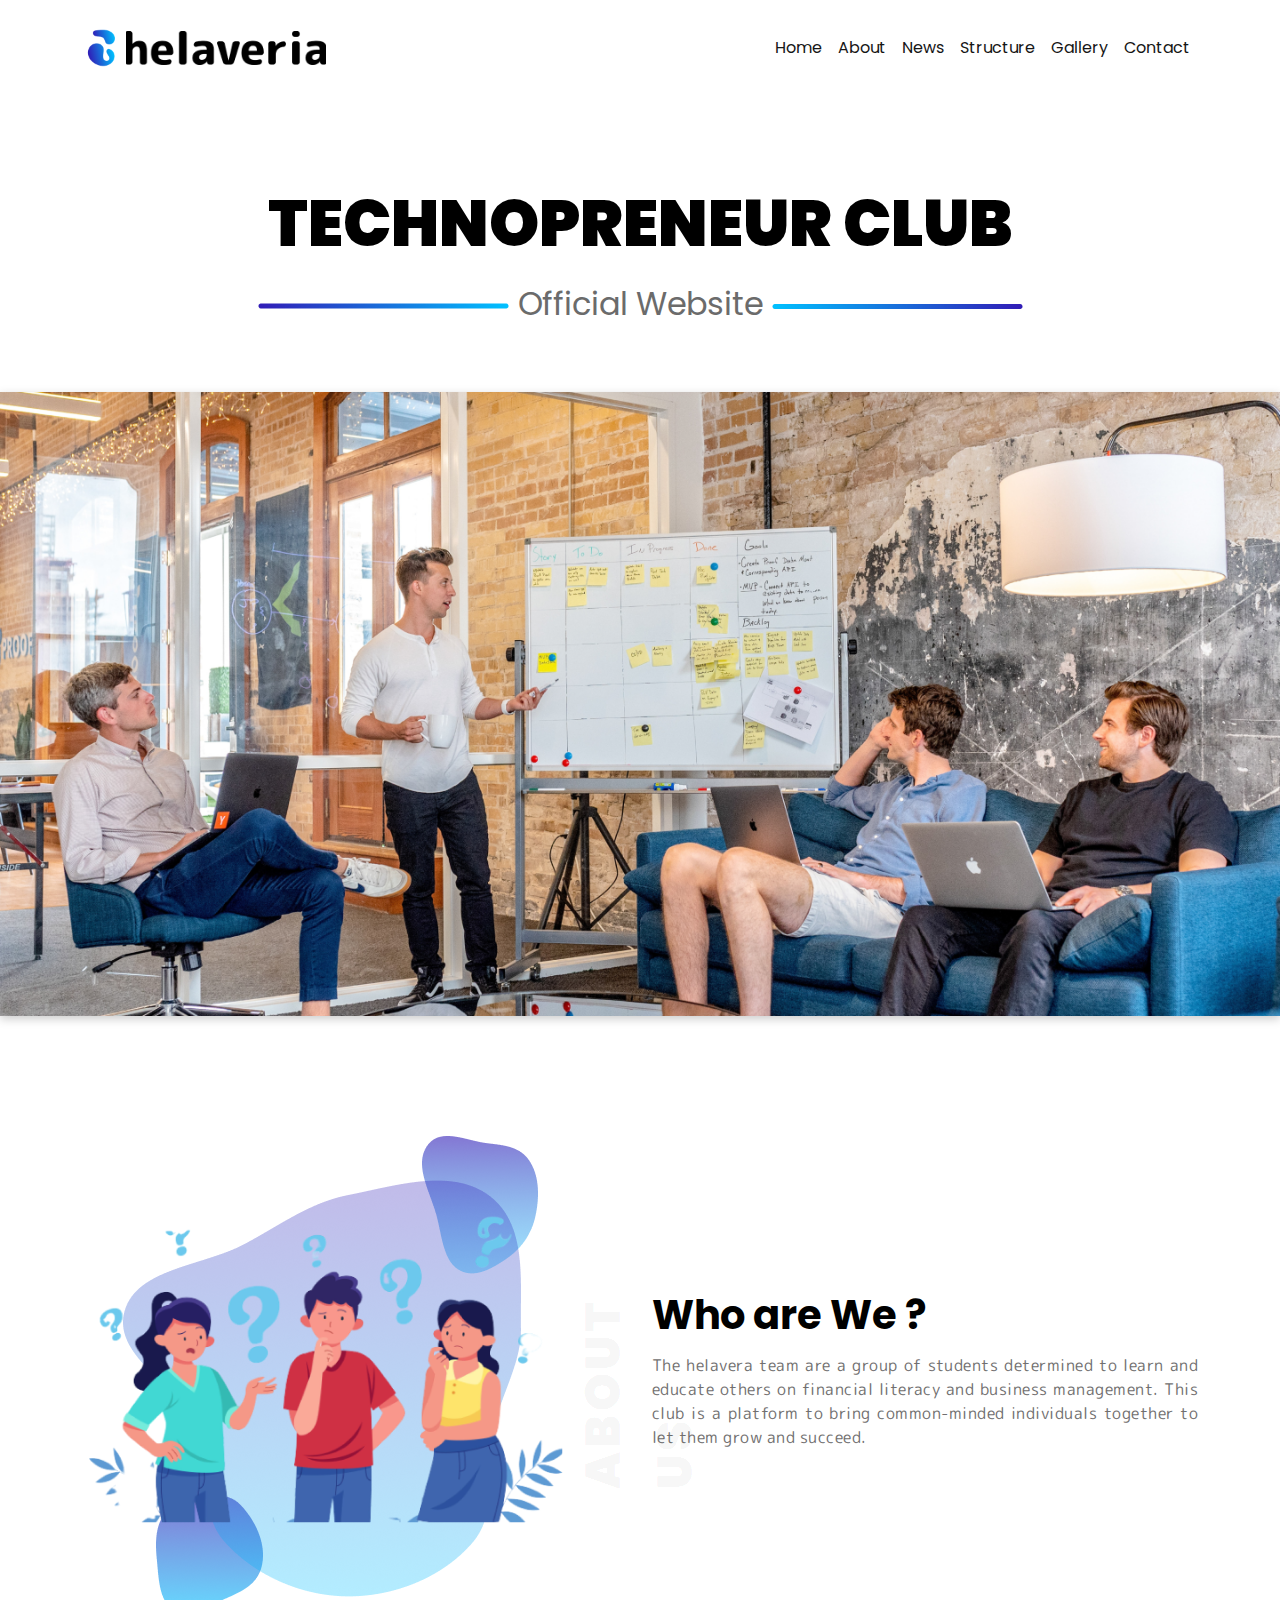
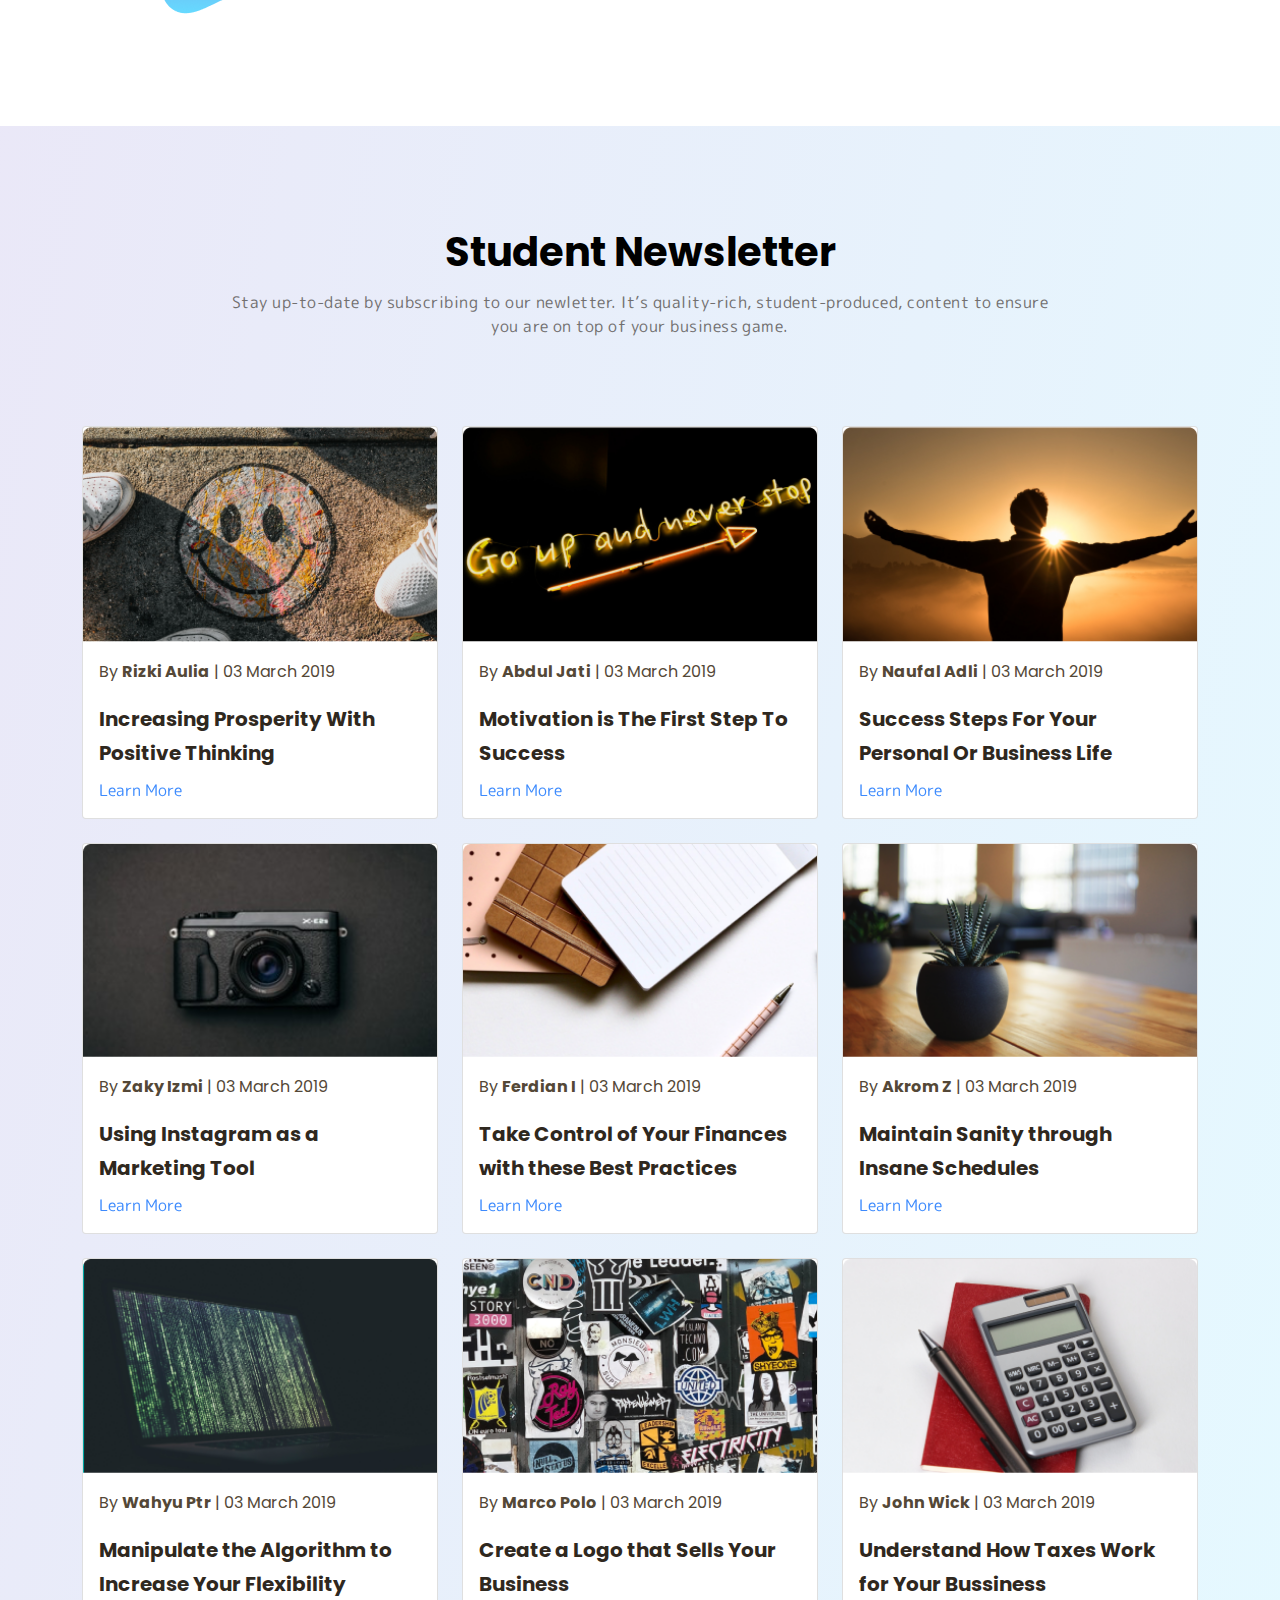
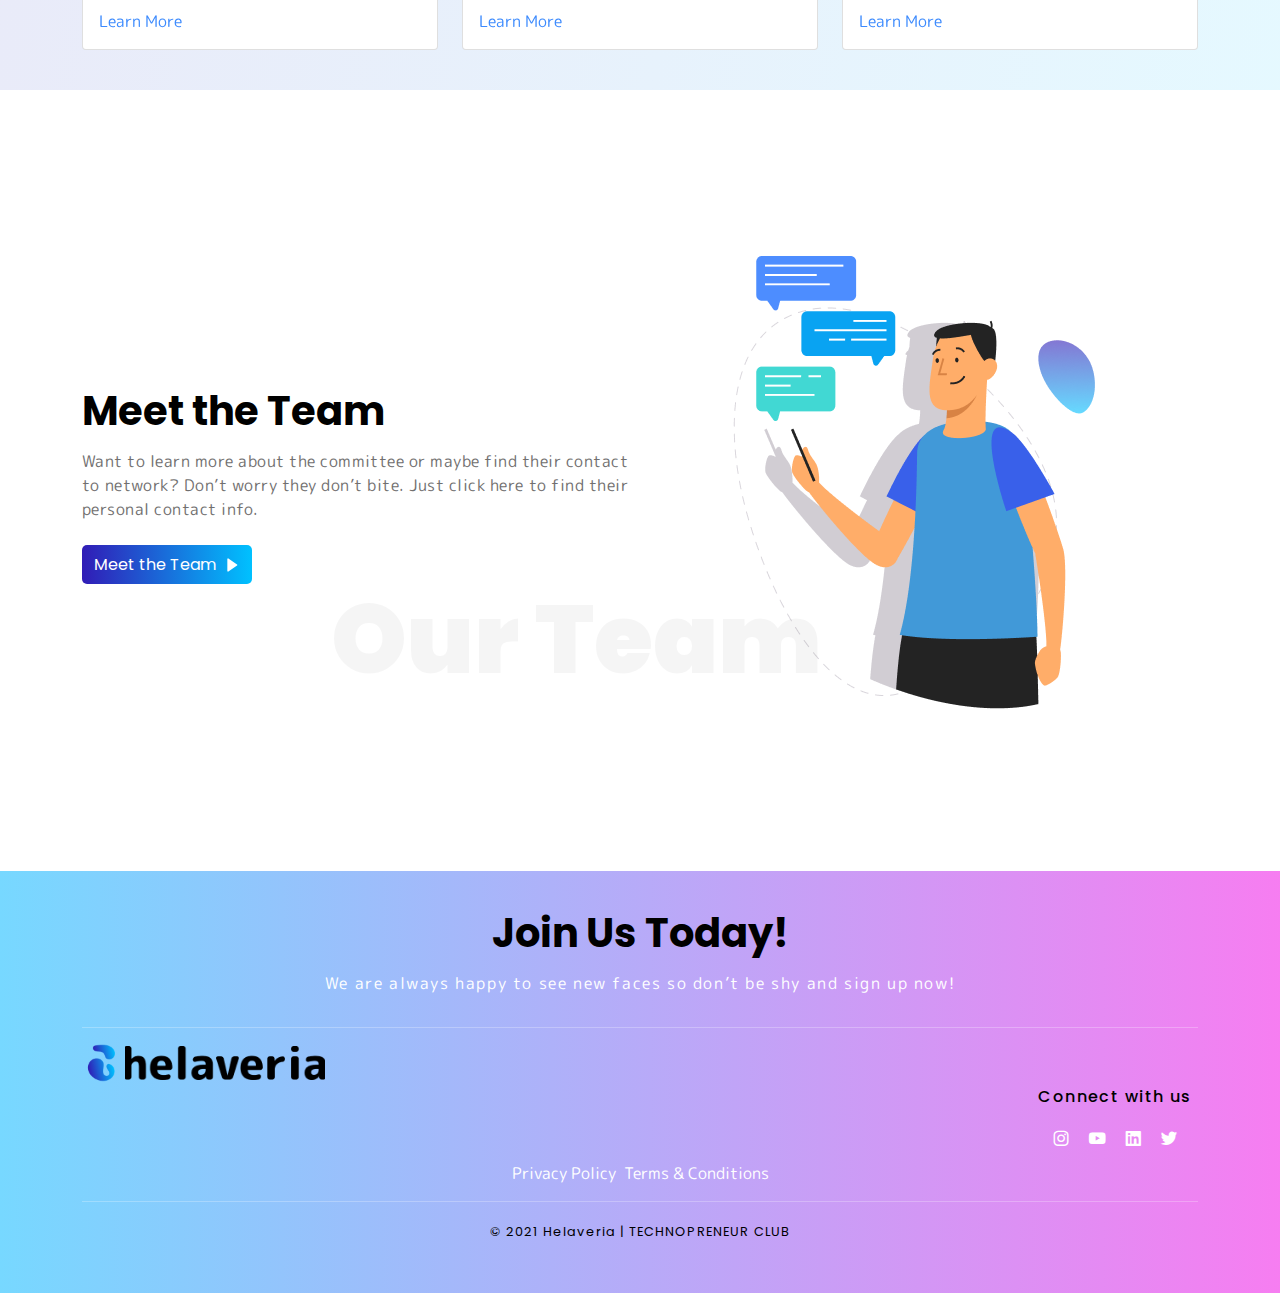
<file: index.html>
<!DOCTYPE html>
<html lang="en">

<head>
    <meta charset="UTF-8">
    <meta http-equiv="X-UA-Compatible" content="IE=edge">
    <meta name="viewport" content="width=device-width, initial-scale=1.0">
    <title>Helaveria</title>
    <link rel="icon" type="image/x-icon" href="assets/tab-logo.png" />
    <!-- Bootstrap -->
    <link rel="stylesheet" href="styles/bootstrap/bootstrap.css">
    <!-- Icon -->
    <link href='https://unpkg.com/boxicons@2.0.9/css/boxicons.min.css' rel='stylesheet'>
    <!-- my CSS -->
    <link rel="stylesheet" href="styles/style.css">
</head>

<body>
    <!-- Navbar -->
    <nav class="navbar navbar-expand-lg navbar-dark bg-light fixed-top" id="navbar">
        <div class="container py-3">
            <a class="navbar-brand" href="#">
                <img src="assets/Logo.png" alt="logo" class="img-fluid">
                <img src="assets/Logo-txt.png" alt="logo" class="img-fluid d-none d-sm-inline">
            </a>

            <!-- toggler -->
            <button class="navbar-toggler" type="button" data-bs-toggle="collapse"
                data-bs-target="#navbarSupportedContent" aria-controls="navbarSupportedContent" aria-expanded="false"
                aria-label="Toggle navigation">
                <div class="navbar-toggler--nav">
                    <span class="navbar-toggler-icon"></span>
                    <span class="navbar-toggler-icon"></span>
                    <span class="navbar-toggler-icon"></span>
                </div>
            </button>

            <!-- nav-items -->
            <div class="collapse navbar-collapse" id="navbarSupportedContent">
                <ul class="navbar-nav ms-auto mb-2 mb-lg-0 justify-content-center align-items-center">
                    <li class="nav-item">
                        <a class="nav-link js-scroll-trigger" aria-current="page" href="#home">Home</a>
                    </li>
                    <li class="nav-item">
                        <a class="nav-link js-scroll-trigger" href="#about-us">About</a>
                    </li>
                    <li class="nav-item">
                        <a class="nav-link js-scroll-trigger" href="#news">News</a>
                    </li>
                    <li class="nav-item">
                        <a class="nav-link js-scroll-trigger" href="#structure">Structure</a>
                    </li>
                    <li class="nav-item">
                        <a class="nav-link js-scroll-trigger" href="gallery.html#gallery">Gallery</a>
                    </li>
                    <li class="nav-item">
                        <a class="nav-link js-scroll-trigger" href="#contact">Contact</a>
                    </li>
                </ul>
            </div>
        </div>
    </nav>

    <!-- Header -->
    <header class="home" id="home">
        <div class="container">
            <div class="row justify-content-center align-items-center">
                <div class="col-sm-12 text-center">
                    <h1 class="header-heading">
                        technopreneur club
                    </h1>
                    <p class="header-subheading">
                        <img src="assets/left-line.png" alt="line" class="header-line">
                        Official Website
                        <img src="assets/right-line.png" alt="line" class="header-line">
                    </p>
                </div>
            </div>
        </div>

        <!-- banner -->
        <div class="container-fluid pt-5 px-0 mx-0">
            <img src="assets/banner.png" alt="banner" class="img-fluid banner">
        </div>
    </header>

    <!-- Main -->
    <main>

        <!-- About-us -->
        <section class="about-us" id="about-us">
            <div class="container">
                <div class="row justify-content-between align-items-center">
                    <div class="col-sm-6">
                        <img src="assets/about-us.png" alt="about-us" class="img-fluid about-us-img">
                    </div>
                    <div class="col-sm-6 about-us-text">
                        <h2 class="section-heading">
                            Who are We ?
                        </h2>
                        <p class="section-text">
                            The helavera team are a group of students determined to learn and educate others on
                            financial
                            literacy and business management. This club is a platform to bring common-minded individuals
                            together to let them grow and succeed.
                        </p>
                        <p class="about-us-style">ABOUT US</p>
                    </div>
                </div>
            </div>
        </section>

        <!-- News Letter -->
        <section class="news-letter" id="news">
            <div class="container">
                <div class="row justify-content-center align-items-center">
                    <div class="col-md-9 text-center news-text">
                        <h2 class="section-heading">
                            Student Newsletter
                        </h2>
                        <p class="section-text text-center">
                            Stay up-to-date by subscribing to our newletter. It’s quality-rich, student-produced,
                            content to ensure
                            you are on top of your business game.
                        </p>
                    </div>
                </div>

                <!-- items -->
                <div class="row pt-5 justify-content-center align-items-center news-items">

                    <!-- item 1 -->
                    <div class="col-md-4 col-sm-6 pt-4">
                        <div class="card mx-auto">
                            <div class="img-gallery">
                                <img src="assets/news-letter/image-news 1.png" class="card-img-top" alt="img1">
                            </div>
                            <div class="card-body">
                                <p class="card-text">
                                    By <span>Rizki Aulia</span> | 03 March 2019
                                </p>
                                <h5 class="card-title">
                                    Increasing Prosperity With Positive Thinking
                                </h5>
                                <a href="#" class="card-btn">Learn More</a>
                            </div>
                        </div>
                    </div>
                    <!-- item 2 -->
                    <div class="col-md-4 col-sm-6 pt-4">
                        <div class="card mx-auto">
                            <div class="img-gallery">
                                <img src="assets/news-letter/image-news 2.png" class="card-img-top" alt="img2">
                            </div>
                            <div class="card-body">
                                <p class="card-text">
                                    By <span>Abdul Jati</span> | 03 March 2019
                                </p>
                                <h5 class="card-title">
                                    Motivation is The First Step To Success
                                </h5>
                                <a href="#" class="card-btn">Learn More</a>
                            </div>
                        </div>
                    </div>
                    <!-- item 3 -->
                    <div class="col-md-4 col-sm-6 pt-4">
                        <div class="card mx-auto">
                            <div class="img-gallery">
                                <img src="assets/news-letter/image-news 3.png" class="card-img-top" alt="img3">
                            </div>
                            <div class="card-body">
                                <p class="card-text">
                                    By <span>Naufal Adli</span> | 03 March 2019
                                </p>
                                <h5 class="card-title">
                                    Success Steps For Your Personal Or Business Life
                                </h5>
                                <a href="#" class="card-btn">Learn More</a>
                            </div>
                        </div>
                    </div>
                    <!-- item 4 -->
                    <div class="col-md-4 col-sm-6 pt-4">
                        <div class="card mx-auto">
                            <div class="img-gallery">
                                <img src="assets/news-letter/image-news 4.png" class="card-img-top" alt="img4">
                            </div>
                            <div class="card-body">
                                <p class="card-text">
                                    By <span>Zaky Izmi</span> | 03 March 2019
                                </p>
                                <h5 class="card-title">
                                    Using Instagram as a Marketing Tool
                                </h5>
                                <a href="#" class="card-btn">Learn More</a>
                            </div>
                        </div>
                    </div>
                    <!-- item 5 -->
                    <div class="col-md-4 col-sm-6 pt-4">
                        <div class="card mx-auto">
                            <div class="img-gallery">
                                <img src="assets/news-letter/image-news 5.png" class="card-img-top" alt="img5">
                            </div>
                            <div class="card-body">
                                <p class="card-text">
                                    By <span>Ferdian I</span> | 03 March 2019
                                </p>
                                <h5 class="card-title">
                                    Take Control of Your Finances with these Best Practices
                                </h5>
                                <a href="#" class="card-btn">Learn More</a>
                            </div>
                        </div>
                    </div>
                    <!-- item 6 -->
                    <div class="col-md-4 col-sm-6 pt-4">
                        <div class="card mx-auto">
                            <div class="img-gallery">
                                <img src="assets/news-letter/image-news 6.png" class="card-img-top" alt="img6">
                            </div>
                            <div class="card-body">
                                <p class="card-text">
                                    By <span>Akrom Z</span> | 03 March 2019
                                </p>
                                <h5 class="card-title">
                                    Maintain Sanity through Insane Schedules
                                </h5>
                                <a href="#" class="card-btn">Learn More</a>
                            </div>
                        </div>
                    </div>
                    <!-- item 7 -->
                    <div class="col-md-4 col-sm-6 pt-4">
                        <div class="card mx-auto">
                            <div class="img-gallery">
                                <img src="assets/news-letter/image-news 7.png" class="card-img-top" alt="img7">
                            </div>
                            <div class="card-body">
                                <p class="card-text">
                                    By <span>Wahyu Ptr</span> | 03 March 2019
                                </p>
                                <h5 class="card-title">
                                    Manipulate the Algorithm to Increase Your Flexibility
                                </h5>
                                <a href="#" class="card-btn">Learn More</a>
                            </div>
                        </div>
                    </div>
                    <!-- item 8 -->
                    <div class="col-md-4 col-sm-6 pt-4">
                        <div class="card mx-auto">
                            <div class="img-gallery">
                                <img src="assets/news-letter/image-news 8.png" class="card-img-top" alt="img8">
                            </div>
                            <div class="card-body">
                                <p class="card-text">
                                    By <span>Marco Polo</span> | 03 March 2019
                                </p>
                                <h5 class="card-title">
                                    Create a Logo that Sells Your Business
                                </h5>
                                <a href="#" class="card-btn">Learn More</a>
                            </div>
                        </div>
                    </div>
                    <!-- item 9 -->
                    <div class="col-md-4 col-sm-6 pt-4">
                        <div class="card mx-auto">
                            <div class="img-gallery">
                                <img src="assets/news-letter/image-news 9.png" class="card-img-top" alt="img9">
                            </div>
                            <div class="card-body">
                                <p class="card-text">
                                    By <span>John Wick</span> | 03 March 2019
                                </p>
                                <h5 class="card-title">
                                    Understand How Taxes Work for Your Bussiness
                                </h5>
                                <a href="#" class="card-btn">Learn More</a>
                            </div>
                        </div>
                    </div>
                </div>
            </div>
        </section>

        <!-- Structure -->
        <section class="structure" id="structure">
            <div class="container">
                <div class="row justify-content-between align-items-center">
                    <div class="col-sm-6 structure-text">
                        <h2 class="section-heading">
                            Meet the Team
                        </h2>
                        <p class="section-text">
                            Want to learn more about the committee or maybe find their contact to network? Don’t worry
                            they don’t bite. Just click
                            here to find their personal contact info.
                        </p>
                        <p class="structure-style">Our Team</p>
                        <button type="button"
                            class="btn btn-primary d-flex justify-content-between align-items-center mt-4">
                            <a href="structure.html#structure-main" class="structure-nav-link"> Meet the Team

                                <svg class="ps-1" xmlns="http://www.w3.org/2000/svg" width="20" height="20"
                                    viewBox="0 0 24 24" style="fill: rgb(255, 255, 255);">
                                    <path
                                        d="M5.536 21.886a1.004 1.004 0 0 0 1.033-.064l13-9a1 1 0 0 0 0-1.644l-13-9A1 1 0 0 0 5 3v18a1 1 0 0 0 .536.886z">
                                    </path>
                                </svg>
                            </a>
                        </button>
                    </div>

                    <div class="col-sm-6">
                        <img src="assets/structure.png" alt="about-us" class="structure-img img-fluid d-block m-auto">
                    </div>
                </div>
            </div>
        </section>
    </main>

    <footer class="contact" id="contact">
        <div class="container">
            <div class="row justify-content-center align-items-center">
                <div class="col-md-9 text-center">
                    <h2 class="section-heading">
                        Join Us Today!
                    </h2>
                    <p class="section-text text-center">
                        We are always happy to see new faces so don’t be shy and sign up now!
                    </p>
                </div>
            </div>

            <hr>

            <div class="row d-none d-sm-block">
                <div class="col-md-12">
                    <img src="assets/Logo.png" alt="logo" class="img-fluid footer-logo">
                    <img src="assets/Logo-txt.png" alt="logo" class="img-fluid footer-logo">
                </div>
            </div>

            <!-- Connect with us -->
            <div class="row justify-content-end align-items-end text-center">
                <div class="col-md-2 col-sm-4">
                    <h4 class="connect-title">
                        Connect with us
                    </h4>
                    <div class="navbar-nav--connect justify-content-center align-items-center">
                        <a class="nav-link pe-2 m-0" href="#">
                            <i class='bx bxl-instagram'></i>
                        </a>
                        <a class="nav-link p-2 m-0" href="#">
                            <i class='bx bxl-youtube'></i>
                        </a>
                        <a class="nav-link p-2 m-0" href="#">
                            <i class='bx bxl-linkedin-square'></i>
                        </a>
                        <a class="nav-link ps-2 m-0" href="#">
                            <i class='bx bxl-twitter'></i>
                        </a>
                    </div>
                </div>
            </div>

            <div class="row text-center justify-content-center align-items-center">
                <div class="col-lg-4 col-md-6">
                    <a href="#" class="d-inline pe-1 m-0 rule">Privacy Policy</a>
                    <a href="#" class="d-inline rule">Terms & Conditions</a>
                </div>
            </div>

            <hr>

            <div class="row text-center">
                <div class="col-sm-12">
                    <p class="sign-text">&copy; 2021 Helaveria | TECHNOPRENEUR CLUB </p>
                </div>
            </div>
        </div>
    </footer>
    <script src="scripts/bootstrap/jquery.js"></script>
    <script src="scripts/bootstrap/bootstrap.bundle.min.js"></script>
    <script src="scripts/script.js"></script>
    <script src="scripts/index.js"></script>
</body>

</html>
</file>
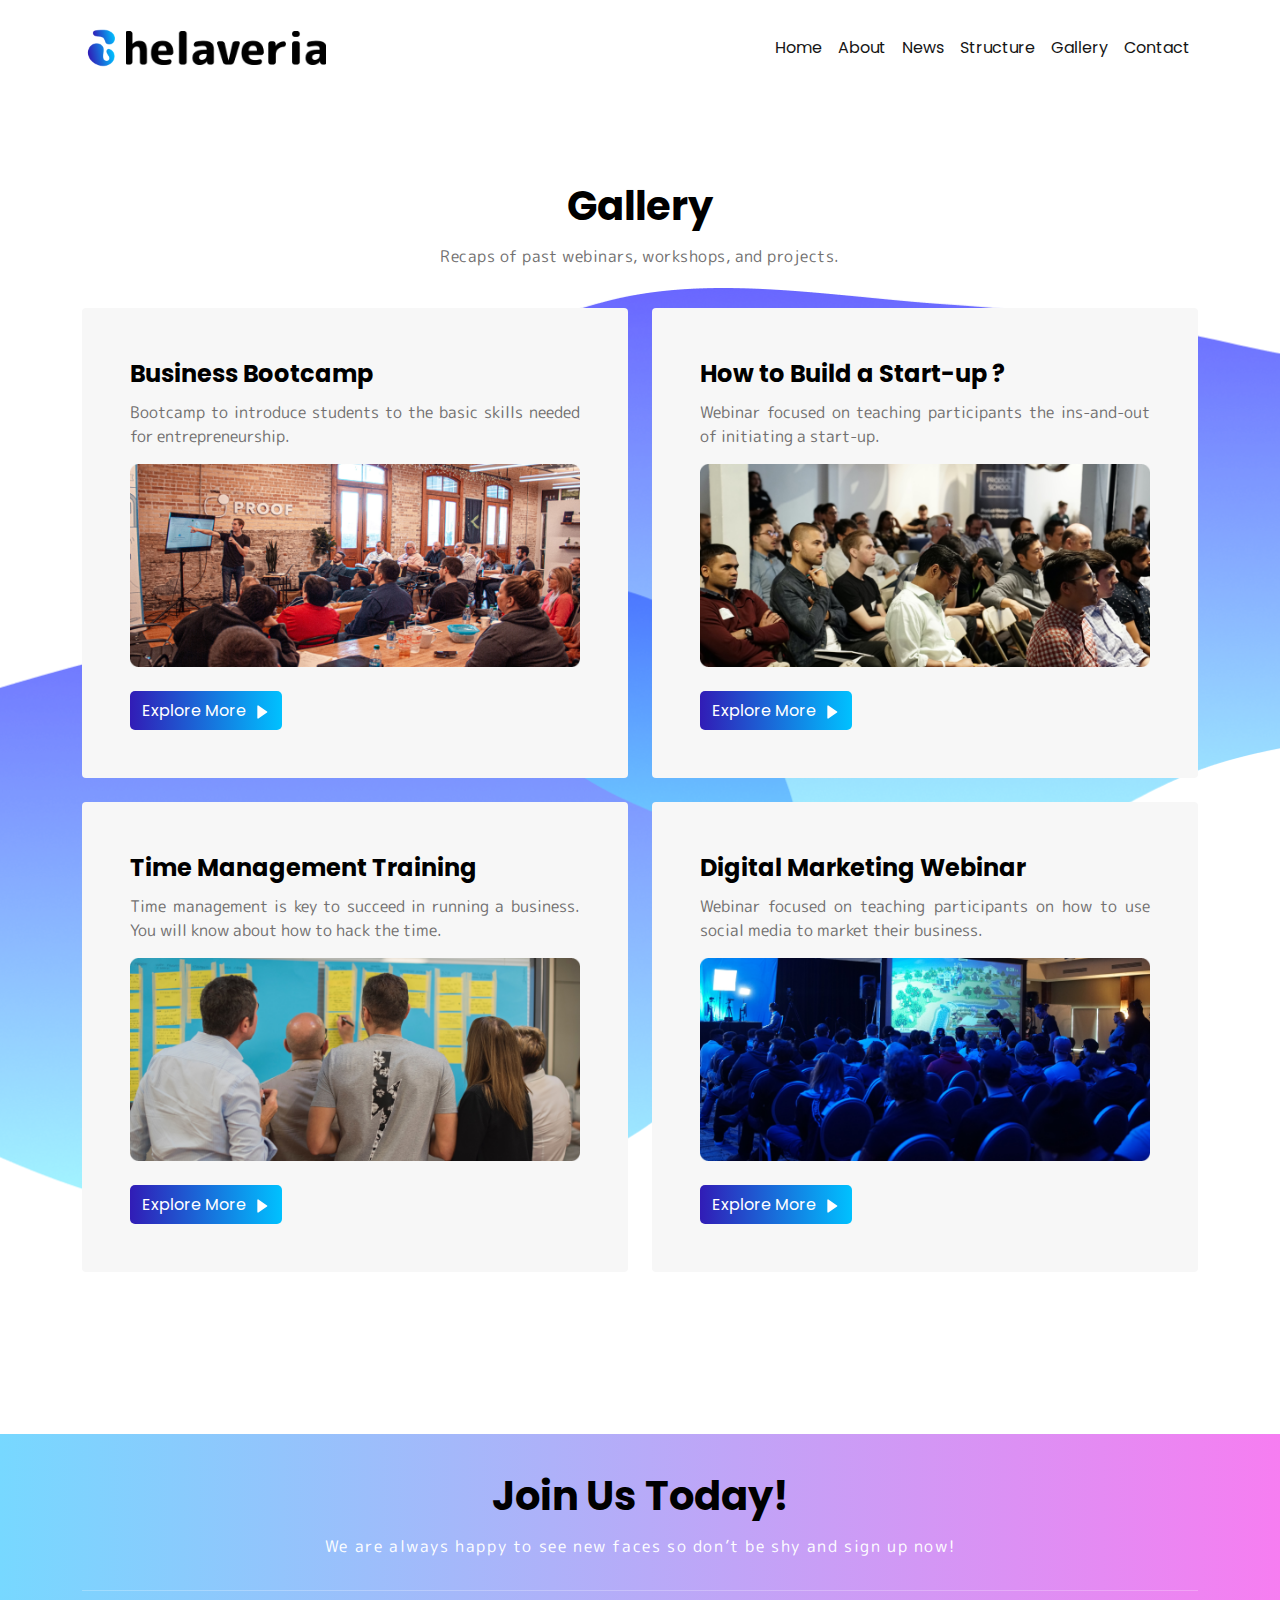
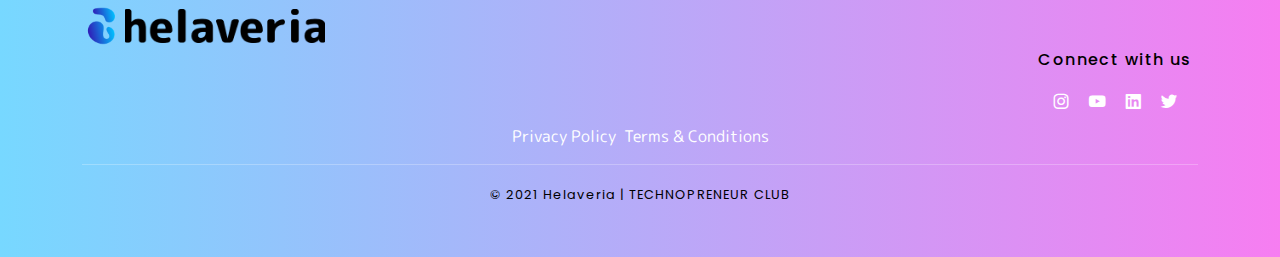
<file: gallery.html>
<!DOCTYPE html>
<html lang="en">

<head>
    <meta charset="UTF-8">
    <meta http-equiv="X-UA-Compatible" content="IE=edge">
    <meta name="viewport" content="width=device-width, initial-scale=1.0">
    <title>Helaveria - Gallery</title>
    <link rel="icon" type="image/x-icon" href="assets/tab-logo.png" />
    <!-- Bootstrap -->
    <link rel="stylesheet" href="styles/bootstrap/bootstrap.css">
    <!-- Icon -->
    <link href='https://unpkg.com/boxicons@2.0.9/css/boxicons.min.css' rel='stylesheet'>
    <!-- my CSS -->
    <link rel="stylesheet" href="styles/style.css">
</head>

<body>
    <!-- Navbar -->
    <nav class="navbar navbar-expand-lg navbar-dark bg-light fixed-top" id="navbar">
        <div class="container py-3">
            <a class="navbar-brand" href="#">
                <img src="assets/Logo.png" alt="logo" class="img-fluid">
                <img src="assets/Logo-txt.png" alt="logo" class="img-fluid d-none d-sm-inline">
            </a>

            <!-- toggler -->
            <button class="navbar-toggler" type="button" data-bs-toggle="collapse"
                data-bs-target="#navbarSupportedContent" aria-controls="navbarSupportedContent" aria-expanded="false"
                aria-label="Toggle navigation">
                <div class="navbar-toggler--nav">
                    <span class="navbar-toggler-icon"></span>
                    <span class="navbar-toggler-icon"></span>
                    <span class="navbar-toggler-icon"></span>
                </div>
            </button>

            <!-- nav-items -->
            <div class="collapse navbar-collapse" id="navbarSupportedContent">
                <ul class="navbar-nav ms-auto mb-2 mb-lg-0 justify-content-center align-items-center">
                    <li class="nav-item">
                        <a class="nav-link js-scroll-trigger" aria-current="page" href="index.html#home">Home</a>
                    </li>
                    <li class="nav-item">
                        <a class="nav-link js-scroll-trigger" href="index.html#about-us">About</a>
                    </li>
                    <li class="nav-item">
                        <a class="nav-link js-scroll-trigger" href="index.html#news">News</a>
                    </li>
                    <li class="nav-item">
                        <a class="nav-link js-scroll-trigger" href="structure.html#structure-main">Structure</a>
                    </li>
                    <li class="nav-item">
                        <a class="nav-link js-scroll-trigger" href="#gallery">Gallery</a>
                    </li>
                    <li class="nav-item">
                        <a class="nav-link js-scroll-trigger" href="#contact">Contact</a>
                    </li>
                </ul>
            </div>
        </div>
    </nav>

    <!-- GALLERY -->
    <main>
        <section class="gallery" id="gallery">
            <div class="container">
                <div class="row">
                    <div class="col-sm-12 text-center">
                        <h2 class="section-heading">
                            Gallery
                        </h2>
                        <p class="section-text text-center">
                            Recaps of past webinars, workshops, and projects.
                        </p>
                    </div>
                </div>

                <!-- Items gallery -->
                <div class="row align-items-center justify-content-between">

                    <!-- Item 1 -->
                    <div class="col-sm-6 pt-4">
                        <div class="card card-gallery mx-auto">
                            <div class="card-body">
                                <h5 class="card-title">Business Bootcamp</h5>
                                <p class="card-text">Bootcamp to introduce students to the basic skills needed for
                                    entrepreneurship.</p>
                            </div>
                            <div class="img-gallery">
                                <img src="assets/gallery/img-1.png" class="card-img-top px-3" alt="gallery-img">
                            </div>
                            <!-- btn -->
                            <div class="card-body pt-0">
                                <button type="button"
                                    class="btn btn-primary d-flex justify-content-between align-items-center mt-4">
                                    <a href="#" class="structure-nav-link"> Explore More

                                        <svg class="ps-1" xmlns="http://www.w3.org/2000/svg" width="20" height="20"
                                            viewBox="0 0 24 24" style="fill: rgb(255, 255, 255);">
                                            <path
                                                d="M5.536 21.886a1.004 1.004 0 0 0 1.033-.064l13-9a1 1 0 0 0 0-1.644l-13-9A1 1 0 0 0 5 3v18a1 1 0 0 0 .536.886z">
                                            </path>
                                        </svg>
                                    </a>
                                </button>
                            </div>
                        </div>
                    </div>
                    <!-- Item 1 -->
                    <div class="col-sm-6 pt-4">
                        <div class="card card-gallery mx-auto">
                            <div class="card-body">
                                <h5 class="card-title">How to Build a Start-up ?</h5>
                                <p class="card-text">Webinar focused on teaching participants the ins-and-out of
                                    initiating a start-up.</p>
                            </div>
                            <div class="img-gallery">
                                <img src="assets/gallery/img-2.png" class="card-img-top px-3" alt="gallery-img">
                            </div>
                            <!-- btn -->
                            <div class="card-body pt-0">
                                <button type="button"
                                    class="btn btn-primary d-flex justify-content-between align-items-center mt-4">
                                    <a href="#" class="structure-nav-link"> Explore More

                                        <svg class="ps-1" xmlns="http://www.w3.org/2000/svg" width="20" height="20"
                                            viewBox="0 0 24 24" style="fill: rgb(255, 255, 255);">
                                            <path
                                                d="M5.536 21.886a1.004 1.004 0 0 0 1.033-.064l13-9a1 1 0 0 0 0-1.644l-13-9A1 1 0 0 0 5 3v18a1 1 0 0 0 .536.886z">
                                            </path>
                                        </svg>
                                    </a>
                                </button>
                            </div>
                        </div>
                    </div>
                    <!-- Item 3 -->
                    <div class="col-sm-6 pt-4">
                        <div class="card card-gallery mx-auto">
                            <div class="card-body">
                                <h5 class="card-title">Time Management Training</h5>
                                <p class="card-text">Time management is key to succeed in running a business. You will
                                    know about how to hack the time.</p>
                            </div>
                            <div class="img-gallery">
                                <img src="assets/gallery/img-3.png" class="card-img-top px-3" alt="gallery-img">
                            </div>
                            <!-- btn -->
                            <div class="card-body pt-0">
                                <button type="button"
                                    class="btn btn-primary d-flex justify-content-between align-items-center mt-4">
                                    <a href="#" class="structure-nav-link"> Explore More

                                        <svg class="ps-1" xmlns="http://www.w3.org/2000/svg" width="20" height="20"
                                            viewBox="0 0 24 24" style="fill: rgb(255, 255, 255);">
                                            <path
                                                d="M5.536 21.886a1.004 1.004 0 0 0 1.033-.064l13-9a1 1 0 0 0 0-1.644l-13-9A1 1 0 0 0 5 3v18a1 1 0 0 0 .536.886z">
                                            </path>
                                        </svg>
                                    </a>
                                </button>
                            </div>
                        </div>
                    </div>
                    <!-- Item 4 -->
                    <div class="col-sm-6 pt-4">
                        <div class="card card-gallery mx-auto">
                            <div class="card-body">
                                <h5 class="card-title">Digital Marketing Webinar</h5>
                                <p class="card-text">Webinar focused on teaching participants on how to use social media
                                    to market their business.</p>
                            </div>
                            <div class="img-gallery">
                                <img src="assets/gallery/img-4.png" class="card-img-top px-3" alt="gallery-img">
                            </div>
                            <!-- btn -->
                            <div class="card-body pt-0">
                                <button type="button"
                                    class="btn btn-primary d-flex justify-content-between align-items-center mt-4">
                                    <a href="#" class="structure-nav-link"> Explore More

                                        <svg class="ps-1" xmlns="http://www.w3.org/2000/svg" width="20" height="20"
                                            viewBox="0 0 24 24" style="fill: rgb(255, 255, 255);">
                                            <path
                                                d="M5.536 21.886a1.004 1.004 0 0 0 1.033-.064l13-9a1 1 0 0 0 0-1.644l-13-9A1 1 0 0 0 5 3v18a1 1 0 0 0 .536.886z">
                                            </path>
                                        </svg>
                                    </a>
                                </button>
                            </div>
                        </div>
                    </div>
                </div>
            </div>
        </section>
    </main>

    <!-- CONTACT -->
    <footer class="contact" id="contact">
        <div class="container">
            <div class="row justify-content-center align-items-center">
                <div class="col-md-9 text-center">
                    <h2 class="section-heading">
                        Join Us Today!
                    </h2>
                    <p class="section-text text-center">
                        We are always happy to see new faces so don’t be shy and sign up now!
                    </p>
                </div>
            </div>

            <hr>

            <div class="row d-none d-sm-block">
                <div class="col-md-12">
                    <img src="assets/Logo.png" alt="logo" class="img-fluid footer-logo">
                    <img src="assets/Logo-txt.png" alt="logo" class="img-fluid footer-logo">
                </div>
            </div>

            <!-- Connect with us -->
            <div class="row justify-content-end align-items-end text-center">
                <div class="col-md-2 col-sm-4">
                    <h4 class="connect-title">
                        Connect with us
                    </h4>
                    <div class="navbar-nav--connect justify-content-center align-items-center">
                        <a class="nav-link pe-2 m-0" href="#">
                            <i class='bx bxl-instagram'></i>
                        </a>
                        <a class="nav-link p-2 m-0" href="#">
                            <i class='bx bxl-youtube'></i>
                        </a>
                        <a class="nav-link p-2 m-0" href="#">
                            <i class='bx bxl-linkedin-square'></i>
                        </a>
                        <a class="nav-link ps-2 m-0" href="#">
                            <i class='bx bxl-twitter'></i>
                        </a>
                    </div>
                </div>
            </div>

            <div class="row text-center justify-content-center align-items-center">
                <div class="col-lg-4 col-md-6">
                    <a href="#" class="d-inline pe-1 m-0 rule">Privacy Policy</a>
                    <a href="#" class="d-inline rule">Terms & Conditions</a>
                </div>
            </div>

            <hr>

            <div class="row text-center">
                <div class="col-sm-12">
                    <p class="sign-text">&copy; 2021 Helaveria | TECHNOPRENEUR CLUB </p>
                </div>
            </div>
        </div>
    </footer>
    <script src="scripts/bootstrap/jquery.js"></script>
    <script src="scripts/bootstrap/bootstrap.bundle.min.js"></script>
    <script src="scripts/script.js"></script>
    <script src="scripts/gallery.js"></script>
</body>

</html>
</file>
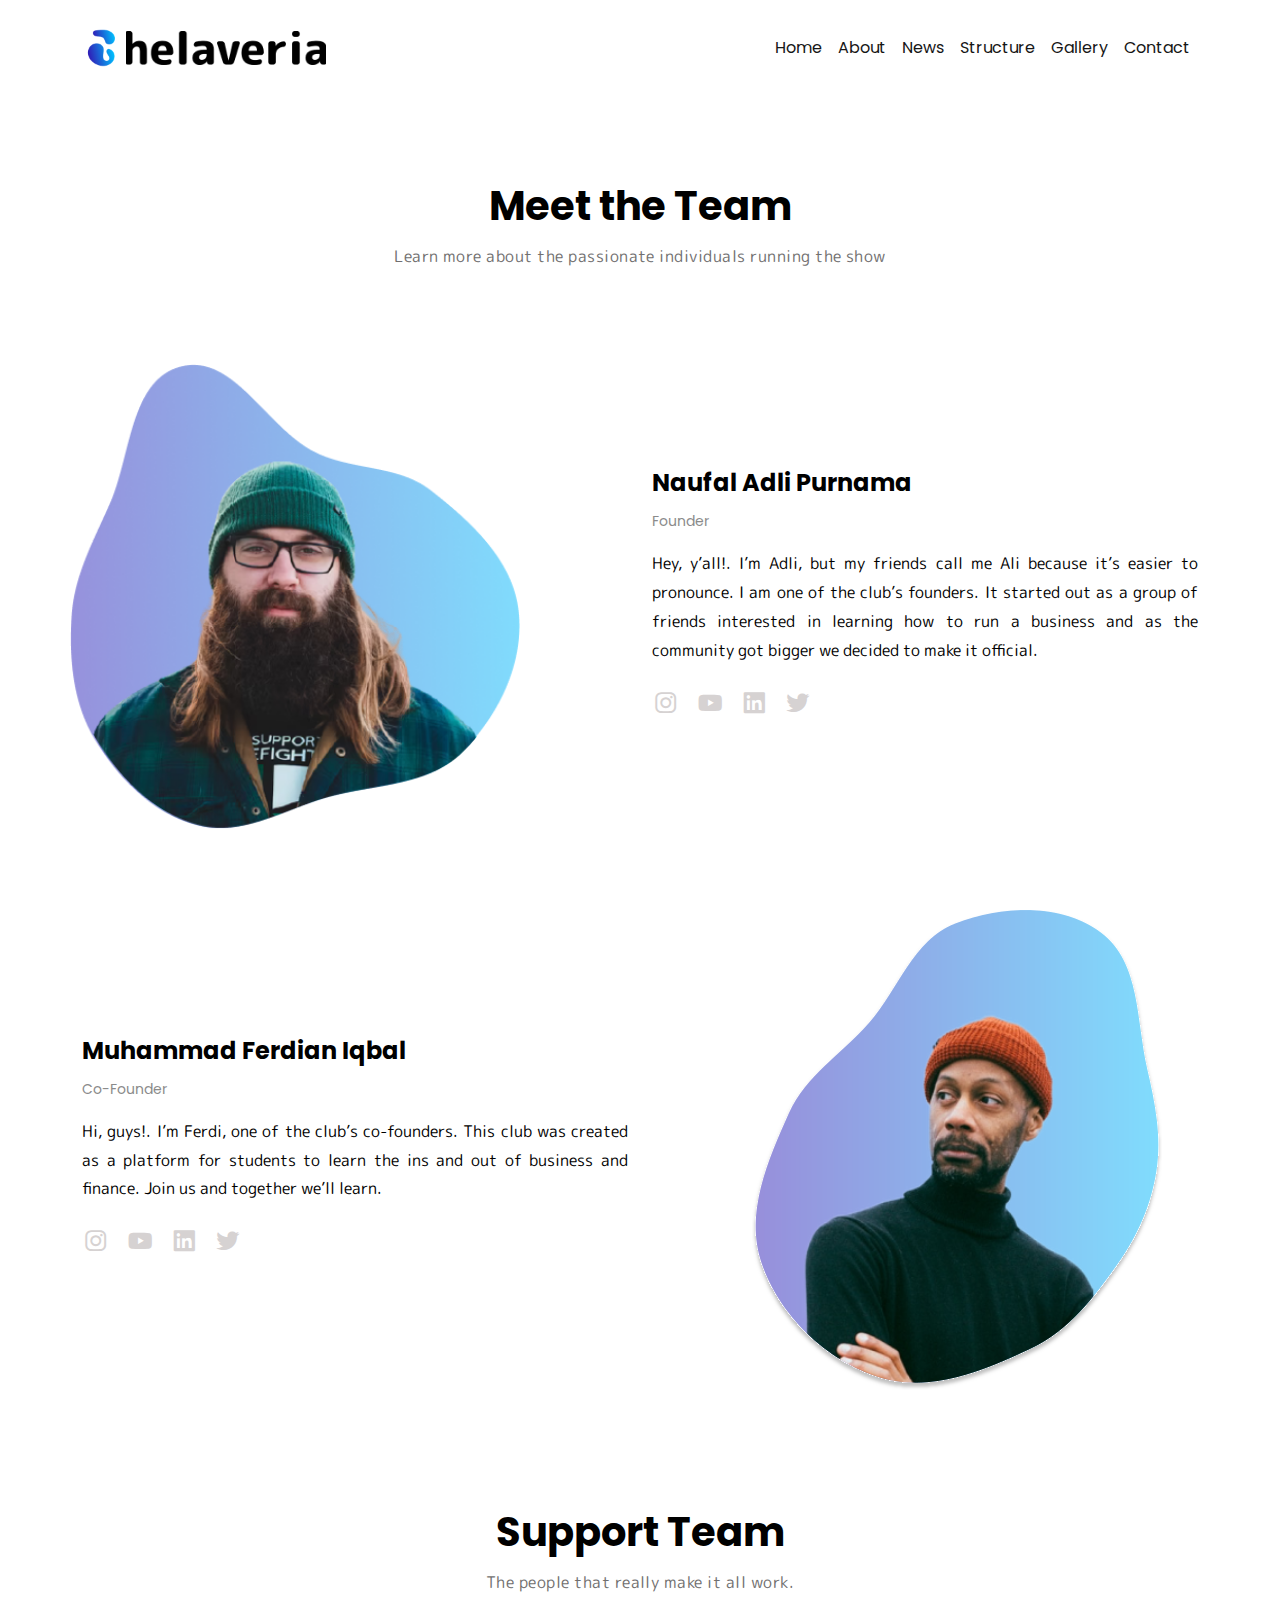
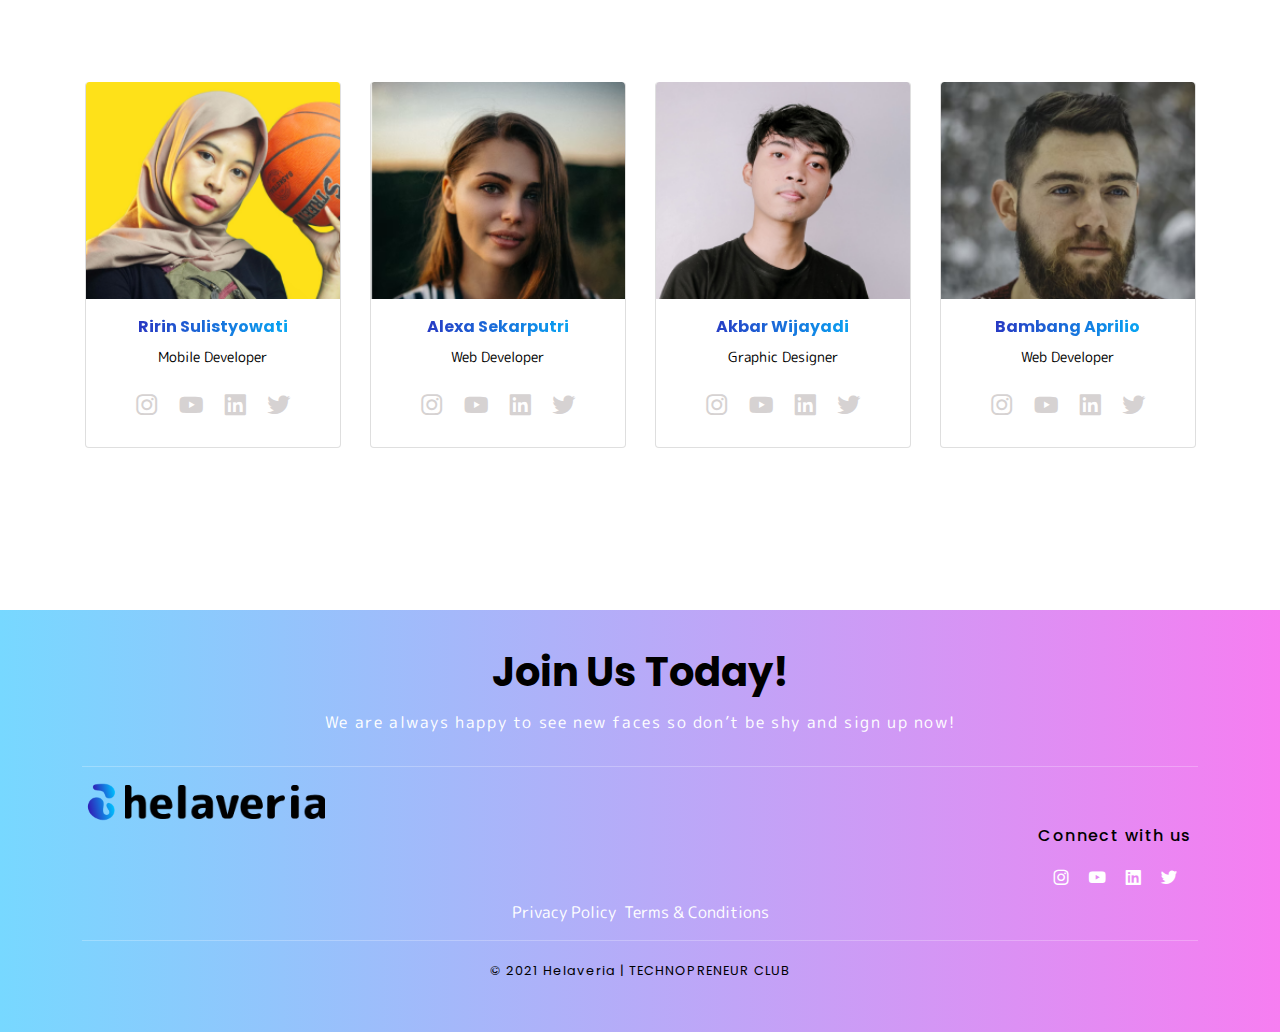
<file: structure.html>
<!DOCTYPE html>
<html lang="en">

<head>
    <meta charset="UTF-8">
    <meta http-equiv="X-UA-Compatible" content="IE=edge">
    <meta name="viewport" content="width=device-width, initial-scale=1.0">
    <title>Helaveria - Structure</title>
    <link rel="icon" type="image/x-icon" href="assets/tab-logo.png" />
    <!-- Bootstrap -->
    <link rel="stylesheet" href="styles/bootstrap/bootstrap.css">
    <!-- Icon -->
    <link href='https://unpkg.com/boxicons@2.0.9/css/boxicons.min.css' rel='stylesheet'>
    <!-- my CSS -->
    <link rel="stylesheet" href="styles/style.css">
</head>

<body>
    <nav class="navbar navbar-expand-lg navbar-dark bg-light fixed-top" id="navbar">
        <div class="container py-3">
            <a class="navbar-brand" href="#">
                <img src="assets/Logo.png" alt="logo" class="img-fluid">
                <img src="assets/Logo-txt.png" alt="logo" class="img-fluid d-none d-sm-inline">
            </a>

            <!-- toggler -->
            <button class="navbar-toggler" type="button" data-bs-toggle="collapse"
                data-bs-target="#navbarSupportedContent" aria-controls="navbarSupportedContent" aria-expanded="false"
                aria-label="Toggle navigation">
                <div class="navbar-toggler--nav">
                    <span class="navbar-toggler-icon"></span>
                    <span class="navbar-toggler-icon"></span>
                    <span class="navbar-toggler-icon"></span>
                </div>
            </button>

            <!-- nav-items -->
            <div class="collapse navbar-collapse" id="navbarSupportedContent">
                <ul class="navbar-nav ms-auto mb-2 mb-lg-0 justify-content-center align-items-center">
                    <li class="nav-item">
                        <a class="nav-link js-scroll-trigger" aria-current="page" href="index.html#home">Home</a>
                    </li>
                    <li class="nav-item">
                        <a class="nav-link js-scroll-trigger" href="index.html#about-us">About</a>
                    </li>
                    <li class="nav-item">
                        <a class="nav-link js-scroll-trigger" href="index.html#news">News</a>
                    </li>
                    <li class="nav-item">
                        <a class="nav-link js-scroll-trigger" href="#structure-main">Structure</a>
                    </li>
                    <li class="nav-item">
                        <a class="nav-link js-scroll-trigger" href="gallery.html#gallery">Gallery</a>
                    </li>
                    <li class="nav-item">
                        <a class="nav-link js-scroll-trigger" href="#contact">Contact</a>
                    </li>
                </ul>
            </div>
        </div>
    </nav>

    <!-- Structure -->
    <main>
        <section class="structure-main" id="structure-main">
            <div class="container">
                <div class="row justify-content-center align-items-center">
                    <div class="col-md-9 text-center structure-section-text">
                        <h2 class="section-heading">
                            Meet the Team
                        </h2>
                        <p class="section-text text-center">
                            Learn more about the passionate individuals running the show
                        </p>
                    </div>
                </div>

                <!-- Founder -->
                <div class="row structure-founder justify-content-between align-items-center justify-content-sm-center">

                    <!-- Founder 1 -->
                    <div class="col-sm-6 ps-sm-0 structure-img">
                        <img src="assets/structure-main/FounderPortrait.png" alt="founder1" class="img-fluid">
                    </div>
                    <div class="col-sm-6 founder-info">
                        <h3 class="founder-heading">
                            Naufal Adli Purnama
                        </h3>
                        <p class="founder-subheading">
                            Founder
                        </p>
                        <p class="founder-text">
                            Hey, y’all!. I’m Adli, but my friends call me Ali because it’s easier to pronounce. I am one
                            of the club’s founders. It started out as a group of friends interested in learning how to
                            run a business and as the community got bigger we decided to make it official.
                        </p>

                        <div class="navbar-nav--connect align-items-center">
                            <a class="nav-link ps-0 pe-2 m-0" href="#">
                                <i class='bx bxl-instagram'></i>
                            </a>
                            <a class="nav-link p-2 m-0" href="#">
                                <i class='bx bxl-youtube'></i>
                            </a>
                            <a class="nav-link p-2 m-0" href="#">
                                <i class='bx bxl-linkedin-square'></i>
                            </a>
                            <a class="nav-link ps-2 m-0" href="#">
                                <i class='bx bxl-twitter'></i>
                            </a>
                        </div>
                    </div>
                </div>

                <!-- Founder 2 -->
                <div
                    class="row structure-founder justify-content-between align-items-center justify-content-sm-center structure-cofounder">
                    <div class="col-sm-6 founder-info">
                        <h3 class="founder-heading">
                            Muhammad Ferdian Iqbal
                        </h3>
                        <p class="founder-subheading">
                            Co-Founder
                        </p>
                        <p class="founder-text">
                            Hi, guys!. I’m Ferdi, one of the club’s co-founders. This club was created as a platform for
                            students to learn the ins and out of business and finance. Join us and together we’ll learn.
                        </p>

                        <div class="navbar-nav--connect align-items-center">
                            <a class="nav-link ps-0 pe-2 m-0" href="#">
                                <i class='bx bxl-instagram'></i>
                            </a>
                            <a class="nav-link p-2 m-0" href="#">
                                <i class='bx bxl-youtube'></i>
                            </a>
                            <a class="nav-link p-2 m-0" href="#">
                                <i class='bx bxl-linkedin-square'></i>
                            </a>
                            <a class="nav-link ps-2 m-0" href="#">
                                <i class='bx bxl-twitter'></i>
                            </a>
                        </div>
                    </div>
                    <div class="col-sm-6 pe-sm-0 me-sm-0 text-sm-end">
                        <img src="assets/structure-main/CoFounderPortrait.png" alt="cofounder"
                            class="img-fluid pe-sm-5 structure-img">
                    </div>
                </div>
            </div>
        </section>


        <!-- Support Team -->
        <section class="support-team" id="support-team">
            <div class="container">
                <div class="row justify-content-center align-items-center">
                    <div class="col-md-9 text-center">
                        <h2 class="section-heading">
                            Support Team
                        </h2>
                        <p class="section-text text-center">
                            The people that really make it all work.
                        </p>
                    </div>
                </div>

                <div class="row pt-5 justify-content-center align-items-center">

                    <!-- item 1 -->
                    <div class="col-md-3 col-sm-6 pt-4">
                        <div class="card mx-auto">
                            <div class="img-gallery">
                                <img src="assets/structure-main/Personnel1.png" class="card-img-top" alt="img1">
                            </div>
                            <div class="card-body text-center">
                                <h5 class="card-title">
                                    Ririn Sulistyowati
                                </h5>
                                <p class="card-text">
                                    Mobile Developer
                                </p>
                                <div class="navbar-nav--connect align-items-center text-center">
                                    <a class="nav-link ps-0 pe-2 m-0" href="#">
                                        <i class='bx bxl-instagram'></i>
                                    </a>
                                    <a class="nav-link p-2 m-0" href="#">
                                        <i class='bx bxl-youtube'></i>
                                    </a>
                                    <a class="nav-link p-2 m-0" href="#">
                                        <i class='bx bxl-linkedin-square'></i>
                                    </a>
                                    <a class="nav-link ps-2 pe-0 m-0" href="#">
                                        <i class='bx bxl-twitter'></i>
                                    </a>
                                </div>
                            </div>
                        </div>
                    </div>
                    <!-- item 2 -->
                    <div class="col-md-3 col-sm-6 pt-4">
                        <div class="card mx-auto">
                            <div class="img-gallery">
                                <img src="assets/structure-main/Personnel2.png" class="card-img-top" alt="img1">
                            </div>
                            <div class="card-body text-center">
                                <h5 class="card-title">
                                    Alexa Sekarputri
                                </h5>
                                <p class="card-text">
                                    Web Developer
                                </p>
                                <div class="navbar-nav--connect align-items-center text-center">
                                    <a class="nav-link ps-0 pe-2 m-0" href="#">
                                        <i class='bx bxl-instagram'></i>
                                    </a>
                                    <a class="nav-link p-2 m-0" href="#">
                                        <i class='bx bxl-youtube'></i>
                                    </a>
                                    <a class="nav-link p-2 m-0" href="#">
                                        <i class='bx bxl-linkedin-square'></i>
                                    </a>
                                    <a class="nav-link ps-2 pe-0 m-0" href="#">
                                        <i class='bx bxl-twitter'></i>
                                    </a>
                                </div>
                            </div>
                        </div>
                    </div>
                    <!-- item 3 -->
                    <div class="col-md-3 col-sm-6 pt-4">
                        <div class="card mx-auto">
                            <div class="img-gallery">
                                <img src="assets/structure-main/Personnel3.png" class="card-img-top" alt="img1">
                            </div>
                            <div class="card-body text-center">
                                <h5 class="card-title">
                                    Akbar Wijayadi
                                </h5>
                                <p class="card-text">
                                    Graphic Designer
                                </p>
                                <div class="navbar-nav--connect align-items-center text-center">
                                    <a class="nav-link ps-0 pe-2 m-0" href="#">
                                        <i class='bx bxl-instagram'></i>
                                    </a>
                                    <a class="nav-link p-2 m-0" href="#">
                                        <i class='bx bxl-youtube'></i>
                                    </a>
                                    <a class="nav-link p-2 m-0" href="#">
                                        <i class='bx bxl-linkedin-square'></i>
                                    </a>
                                    <a class="nav-link ps-2 pe-0 m-0" href="#">
                                        <i class='bx bxl-twitter'></i>
                                    </a>
                                </div>
                            </div>
                        </div>
                    </div>
                    <!-- item 4 -->
                    <div class="col-md-3 col-sm-6 pt-4">
                        <div class="card mx-auto">
                            <div class="img-gallery">
                                <img src="assets/structure-main/Personnel4.png" class="card-img-top" alt="img1">
                            </div>
                            <div class="card-body text-center">
                                <h5 class="card-title">
                                    Bambang Aprilio
                                </h5>
                                <p class="card-text">
                                    Web Developer
                                </p>
                                <div class="navbar-nav--connect align-items-center text-center">
                                    <a class="nav-link ps-0 pe-2 m-0" href="#">
                                        <i class='bx bxl-instagram'></i>
                                    </a>
                                    <a class="nav-link p-2 m-0" href="#">
                                        <i class='bx bxl-youtube'></i>
                                    </a>
                                    <a class="nav-link p-2 m-0" href="#">
                                        <i class='bx bxl-linkedin-square'></i>
                                    </a>
                                    <a class="nav-link ps-2 pe-0 m-0" href="#">
                                        <i class='bx bxl-twitter'></i>
                                    </a>
                                </div>
                            </div>
                        </div>
                    </div>
                </div>
            </div>
        </section>
    </main>

    <!-- Contact -->
    <footer class="contact" id="contact">
        <div class="container">
            <div class="row justify-content-center align-items-center">
                <div class="col-md-9 text-center">
                    <h2 class="section-heading">
                        Join Us Today!
                    </h2>
                    <p class="section-text text-center">
                        We are always happy to see new faces so don’t be shy and sign up now!
                    </p>
                </div>
            </div>

            <hr>

            <div class="row d-none d-sm-block">
                <div class="col-md-12">
                    <img src="assets/Logo.png" alt="logo" class="img-fluid footer-logo">
                    <img src="assets/Logo-txt.png" alt="logo" class="img-fluid footer-logo">
                </div>
            </div>

            <!-- Connect with us -->
            <div class="row justify-content-end align-items-end text-center">
                <div class="col-md-2 col-sm-4">
                    <h4 class="connect-title">
                        Connect with us
                    </h4>
                    <div class="navbar-nav--connect justify-content-center align-items-center">
                        <a class="nav-link pe-2 m-0" href="#">
                            <i class='bx bxl-instagram'></i>
                        </a>
                        <a class="nav-link p-2 m-0" href="#">
                            <i class='bx bxl-youtube'></i>
                        </a>
                        <a class="nav-link p-2 m-0" href="#">
                            <i class='bx bxl-linkedin-square'></i>
                        </a>
                        <a class="nav-link ps-2 m-0" href="#">
                            <i class='bx bxl-twitter'></i>
                        </a>
                    </div>
                </div>
            </div>

            <div class="row text-center justify-content-center align-items-center">
                <div class="col-lg-4 col-md-6">
                    <a href="#" class="d-inline pe-1 m-0 rule">Privacy Policy</a>
                    <a href="#" class="d-inline rule">Terms & Conditions</a>
                </div>
            </div>

            <hr>

            <div class="row text-center">
                <div class="col-sm-12">
                    <p class="sign-text">&copy; 2021 Helaveria | TECHNOPRENEUR CLUB </p>
                </div>
            </div>
        </div>
    </footer>
    <script src="scripts/bootstrap/jquery.js"></script>
    <script src="scripts/bootstrap/bootstrap.bundle.min.js"></script>
    <script src="scripts/script.js"></script>
    <script src="scripts/structure.js"></script>
</body>

</html>
</file>
<file: styles/style.css>
@import url('https://fonts.googleapis.com/css2?family=M+PLUS+Rounded+1c:wght@300;400;500;700;800;900&family=Poppins:wght@400;500;600;700;900&display=swap');

/* === DEFAULT === */

body {
    font-family: 'M PLUS Rounded 1c', sans-serif;
    color: #000000;

}

section {
    padding: 2rem 1rem;
}

@media (max-width: 567px) {
    section {
        padding: 0;
    }
}

h2.section-heading {
    font-family: Poppins, sans-serif;
    font-style: normal;
    font-weight: bold;
    font-size: 2.5rem;
    line-height: 3.75rem;
}

p.section-text {
    font-family: 'M PLUS Rounded 1c', sans-serif;
    font-style: normal;
    font-weight: normal;
    text-align: justify;
    color: #716F6F;
    letter-spacing: 0.03em;
}

.btn {
    border: none;
}

.card {
    transition: .5s;
}

.card:hover {
    transform: translateY(-3px) scale(1.02);
}

.img-gallery {
    overflow: hidden;
}

.card-img-top {
    transition: .4s ease-in-out;
}

.card-img-top:hover {
    transform: scale(1.1) rotate(3deg);
    object-fit: cover;
}

@media (max-width: 768px) {
    html {
        font-size: 14px;
    }
}

@media (max-width: 300px) {
    html {
        font-size: 12px;
    }
}



/* === NAVBAR === */
#navbar.navbar.navbar-expand-lg.navbar-dark.bg-light.fixed-top {
    background: #FFFFFF !important;
    transition: all 0.3s ease-in-out;
}

#navbar.navbar.nav-collapse.navbar-expand-lg.navbar-dark.bg-light.fixed-top {
    background: linear-gradient(90deg, rgb(119, 216, 255) 0%, rgb(247, 125, 241) 100.46%) !important;
    transition: all 0.3s ease-in-out;
}

#navbar.navbar.nav-collapse .nav-item .nav-link {
    color: #ffffff !important;
    transition: .5s;
}


#navbar.navbar .navbar-brand img {
    max-width: 12.5rem;
    max-height: 2.38rem;
    transition: .5s;
}

#navbar.navbar.nav-collapse .navbar-brand img:nth-child(2) {
    max-width: 11rem;
    max-height: 2.2rem;
    transition: .5s;
}

#navbar.navbar.nav-collapse .navbar-brand img {
    max-width: 11rem;
    max-height: 2rem;
}

#navbar.navbar.nav-collapse .navbar-brand img:nth-child(2) {
    max-width: 10rem;
    max-height: 1.8rem;
}

.nav-item .nav-link {
    font-family: Poppins, sans-serif;
    font-weight: 400;
    line-height: 1.75rem;
    color: #161616 !important;
    transition: .5s;
    position: relative;

}

.nav-item .nav-link:hover {
    background: linear-gradient(90deg, #311CB6 0%, #00C1FF 99.07%);
    -webkit-background-clip: text;
    background-clip: text;
    -webkit-text-fill-color: transparent;
}

.nav-item .nav-link::after {
    content: "";
    background: linear-gradient(90deg, #00C1FF 0.01%, #311CB6 100.01%);
    position: absolute;
    width: 0%;
    height: 0.2rem;
    bottom: .35rem;
    left: 20%;
    transition: .5s;
    border-radius: 40px;
}

.nav-item .nav-link:hover::after {
    width: 60%;
    transition: .4s;
}

.nav-item .nav-link.active {
    font-weight: bold;
    background: linear-gradient(90deg, #311CB6 0%, #00C1FF 99.07%);
    -webkit-background-clip: text;
    background-clip: text;
    -webkit-text-fill-color: transparent;
    -webkit-text-fill-color: transparent;
}

.nav-item .nav-link.active::after {
    content: "";
    background: linear-gradient(90deg, #00C1FF 0.01%, #311CB6 100.01%);
    position: absolute;
    width: 60%;
    height: 0.2rem;
    bottom: .35rem;
    left: 20%;
    transition: .5s;
    border-radius: 40px;
}

@media (max-width: 992px) {
    #navbar.navbar.navbar-expand-lg.navbar-dark.bg-light.fixed-top {
        background: linear-gradient(90deg, rgb(207, 118, 243) 0%, rgb(111, 219, 255) 100.46%) !important;
        transition: all 0.3s ease-in-out;
    }

    #navbar .nav-item .nav-link {
        color: #ffffff !important;
        transition: .5s;
    }
}

@media (max-width: 576px) {
    nav .container {
        padding-left: 2rem;
        padding-right: 2rem;
    }
}


/* Burger */
.navbar-toggler--nav,
.navbar-toggler-icon {
    transition: all .5s ease-in-out;
}

.navbar-toggler-icon {
    display: block;
    border-radius: 9999px;
    background-color: black;
}

.navbar-toggler-icon:not(:last-child) {
    margin-bottom: 7px;
}

.navbar-toggler--nav.toggler-active {
    transition-delay: .8s;
    transform: rotate(45deg);
}

.navbar-toggler--nav.toggler-active>span:nth-child(2) {
    width: 0;
}

.navbar-toggler--nav.toggler-active>span:nth-child(1),
.navbar-toggler--nav.toggler-active>span:nth-child(3) {
    transition-delay: .5s;
}

.navbar-toggler--nav.toggler-active>span:nth-child(1) {
    transform: translateY(9px);
}

.navbar-toggler--nav.toggler-active>span:nth-child(3) {
    transform: translateY(-9px) rotate(90deg);
}



/* === HEADER === */
header,
#structure-main,
#gallery {
    margin-top: 4rem;
    padding-top: 7rem;
}

.banner {
    display: block;
    margin: auto;
    filter: drop-shadow(0px 3px 5px rgba(0, 0, 0, 0.2));
}

@media (min-width: 1400px) {
    .banner {
        min-width: 100vw;
    }
}

header .header-heading {
    font-family: Poppins, sans-serif;
    font-style: normal;
    font-weight: 900;
    font-size: 4rem;
    line-height: 6rem;
    text-transform: uppercase;
}

header .header-subheading {
    font-family: Poppins, sans-serif;
    font-style: normal;
    font-weight: 400;
    font-size: 2rem;
    line-height: 3rem;
    color: #6b6b6b;
}

@media (max-width: 992px) {
    .header-line {
        width: 30%;
    }
}

@media (max-width: 768px) {
    .header-line {
        width: 20%;
    }
}

@media (max-width: 576px) {
    header .header-heading {
        font-size: 2rem;
        line-height: 3rem;
    }

    header .header-subheading {
        font-size: 1rem;
        line-height: 2rem;
    }
}

/* === ABOUT US === */
section.about-us {
    padding-top: 7.5rem;
    margin-bottom: 5rem;
}

.about-us-text {
    position: relative;
}

.about-us-style {
    min-width: fit-content;
    position: absolute;
    font-family: Poppins;
    font-style: normal;
    font-weight: 900;
    font-size: 3rem;
    position: absolute;
    top: 50%;
    right: 60%;
    transform: translate(-50%, -50%) rotate(-90deg);
    letter-spacing: 0.09em;
    color: rgba(0, 0, 0, 0.04);
}

@media (max-width: 1000px) {
    .about-us-style {
        top: 50%;
        right: 20%;
    }
}

@media (max-width: 576px) {
    .about-us-style {
        display: none;
    }

    .about-us-img {
        display: block;
        width: 70%;
        margin: auto;
    }


    .about-us h2.section-heading {
        padding-top: 2rem;
        padding-bottom: 1rem;
        text-align: center;
    }

}


/* === NEWS LETTER === */
section.news-letter {
    background: linear-gradient(101.2deg, rgba(49, 28, 182, 0.1) 0%, rgba(0, 193, 255, 0.1) 100.45%, rgba(236, 190, 255, 0.1) 100.46%);
    padding-bottom: 2.5rem;
    padding-top: 6rem;
    margin-bottom: 4.375rem;
}

section.news-letter .card-body .card-text {
    font-family: Poppins, sans-serif;
    font-style: normal;
    font-weight: normal;
    font-size: 1rem;
    line-height: 1.75rem;
    color: #544837;
}

section.news-letter .card-body .card-text span {
    font-weight: bold;
}

section.news-letter .card-body .card-title {
    font-family: Poppins;
    font-style: normal;
    font-weight: bold;
    font-size: 1.25rem;
    line-height: 2.125rem;
    color: #2F281E;
}

.card-btn {
    position: relative;
    font-size: medium;
    text-decoration: none;
    opacity: .8;
}

.card-btn::after {
    content: "";
    background: linear-gradient(90deg, #8575FA 0.01%, #CE69F7 100.01%);
    position: absolute;
    width: 0%;
    height: 0.2rem;
    bottom: -.25rem;
    left: 20%;
    transition: .5s;
    border-radius: 40px;
}

.card-btn:hover::after {
    width: 60%;
    transition: .5s;
}

/* === STRUCTURE - HEADER === */
section.structure {
    padding-top: 6rem;
}

.structure-text {
    position: relative;
}

.structure-style {
    min-width: max-content;
    position: absolute;
    font-family: Poppins;
    font-style: normal;
    font-weight: 900;
    font-size: 6rem;
    position: absolute;
    top: 50%;
    left: 20%;
    transform: translate(30%, 60%);
    color: rgba(0, 0, 0, 0.04);
}

@media(max-width: 1000px) {
    .structure-style {
        top: 50%;
        left: 0;
        right: 10%;
        transform: translate(30%, 60%);
    }
}

@media (max-width: 576px) {
    .structure-style {
        display: none;
    }

    section.structure .container .row {
        flex-direction: column-reverse;
    }

    .structure-img {
        max-width: 60%;
        display: block;
        margin: auto;
    }

    .structure h2.section-heading {
        padding-top: 3rem;
        padding-bottom: .75rem;
        text-align: center;
    }
}


.btn-primary {
    font-family: Poppins, sans-serif;
    font-size: 1rem;
    line-height: 1.7rem;
    margin-top: 1rem;
    color: #fff;
    background: linear-gradient(90deg, #311CB6 0%, #00C1FF 100%);
    border-radius: 5px;
    transition: .5s;
}

.btn-primary:hover {
    box-shadow: 3px 3px 4px rgba(3, 185, 252, 0.3);
}

.structure-nav-link {
    text-decoration: none;
    color: #FFFFFF;
}

.structure-nav-link:hover {
    text-decoration: none;
    color: #FFFFFF;
}

/* === CONTACT === */
footer.contact {
    padding: 2rem 1rem;
    margin-top: 8.125rem;
    background: linear-gradient(90deg, rgb(119, 216, 255) 0%, rgb(247, 125, 241) 100.46%);
}

.contact .section-text {
    letter-spacing: 0.1em;
    color: #FFFFFF;
}

hr {
    background-color: #FFFFFF;
}

.footer-logo {
    max-width: 12.5rem;
    max-height: 2.38rem;
}

.connect-title {
    font-family: Poppins, sans-serif;
    font-style: normal;
    font-weight: 500;
    font-size: 1rem;
    line-height: 1.875rem;
    letter-spacing: 0.09em;
}

.navbar-nav--connect {
    display: flex;
    justify-content: space-between;
    align-items: center;
    padding-left: 0;
    margin-bottom: 0;
    list-style: none;
}

a.rule {
    color: #FFFFFF;
    font-size: 1rem;
    font-weight: 400;
    list-style: none;
    text-decoration: none;
    transition: .5s;
}

.bx {
    padding: 0;
    margin: 0;
    font-size: 1.25rem;
    color: #fff;
    transition: .5s;
}



.bx:hover {
    background: linear-gradient(100deg, #311CB6 0%, #00C1FF 99.07%);
    -webkit-background-clip: text;
    background-clip: text;
    -webkit-text-fill-color: transparent;
}


a.rule:hover {
    color: #311CB6;
}

.sign-text {
    font-family: Poppins, sans-serif;
    font-size: .8rem;
    font-style: normal;
    font-weight: normal;
    line-height: 1.7rem;
    letter-spacing: 0.09em;
}


/* === Page 2 === */

/* === STRUCTURE - MAIN === */
.structure-founder {
    margin-top: 5rem;

}

.structure-founder .structure-img {
    position: relative;
    z-index: 1;
}

.founder-heading {
    font-family: Poppins, sans-serif;
    font-style: normal;
    font-weight: bold;
    font-size: 1.5rem;
    line-height: 2.25rem;
}

.founder-subheading {
    font-family: Poppins, sans-serif;
    font-style: normal;
    font-weight: normal;
    font-size: 0.875rem;
    line-height: 1.5rem;
    color: #8B8B8B;
}

.founder-text {
    font-style: normal;
    font-weight: normal;
    font-size: 1rem;
    line-height: 1.8rem;
    text-align: justify;
}

.founder-info {
    position: relative;
    /* overflow: hidden; */
}

/* .founder-info::before {
    content: "";
    height: 120%;
    width: 150vh;
    background-color: #F7F7F7;
    position: absolute;
    z-index: -9999;
    top: -10%;
    left: -50%;
} */

#structure-main .navbar-nav--connect {
    justify-content: flex-start;
}

#support-team .navbar-nav--connect {
    justify-content: center;
}

#structure-main .bx,
#support-team .bx {
    padding: 0;
    margin: 0;
    font-size: 1.75rem;
    color: rgb(214, 210, 210);
    transition: .5s;
}

#structure-main .bx:hover,
#support-team .bx:hover {
    background: linear-gradient(100deg, #311CB6 0%, #00C1FF 99.07%);
    -webkit-background-clip: text;
    background-clip: text;
    -webkit-text-fill-color: transparent;
}

@media (max-width: 992px) {
    #support-team .bx {
        font-size: 1.5rem;
    }
}

.support-team {
    padding-top: 5rem;
}

#support-team .card {
    border-top: none;
    overflow: hidden;
    max-width: 16rem;
}

#support-team .card-title {
    font-family: Poppins;
    font-style: normal;
    font-weight: bold;
    font-size: 1rem;
    line-height: 1.5rem;
    background: linear-gradient(100deg, #311CB6 0%, #00C1FF 99.07%);
    -webkit-background-clip: text;
    background-clip: text;
    -webkit-text-fill-color: transparent;
}

#support-team .card-text {
    font-style: normal;
    font-weight: normal;
    font-size: 0.875rem;
    line-height: 1.2rem;
}

@media (max-width: 576px) {

    .structure-cofounder {
        flex-direction: column-reverse;
    }

    .structure-founder .structure-img {
        padding-right: 0;
        padding-left: 0;
    }

    .structure-img img {
        display: inline-block;
        margin: auto;
    }

    .founder-heading {
        margin-top: 4rem;
    }

    .founder-heading,
    .founder-subheading {
        text-align: center;
    }

    .founder-text,
    .structure-founder .navbar-nav--connect {
        padding-left: 1.5rem;
        padding-right: 1.5rem;
    }
}


/* === Page 3 === */

/* === GALLERY === */

.gallery {
    background: url(../assets/gallery/gallery-bg1.png);
    background-position: center 14rem;
    background-repeat: no-repeat;
    background-size: auto 75%;
    /*background-position: center;*/
    position: relative;
    /* background-attachment: fixed; */
}

.card-gallery {
    background: #F7F7F7;
    border: none;
    padding: 2rem;
}



.card-gallery .card-body .card-title {
    font-family: Poppins, sans-serif;
    font-style: normal;
    font-weight: bold;
    font-size: 1.5rem;
    line-height: 2.25rem;
}

.card-gallery .card-body .card-text {
    color: #716F6F;
    text-align: justify;
}

@media (max-width: 576px) {
    .card-gallery:last-child {
        margin-bottom: 2rem;
    }
}


/* KEYFRAMES */
.animation-delay-05 {
    animation-delay: .5s !important;
}

.animation-delay-07 {
    animation-delay: .7s !important;
}

.animation-delay-09 {
    animation-delay: .9s !important;
}

.slide-bottom {
    -webkit-animation: slide-bottom 1s linear forwards;
    animation: slide-bottom 1s linear forwards;
}

@-webkit-keyframes slide-bottom {
    0% {
        opacity: 0;
        display: none;
        -webkit-transform: translateY(-10rem);
        transform: translateY(-10rem);
    }

    100% {
        opacity: 1;
        display: block;
        -webkit-transform: translateY(0);
        transform: translateY(0);
    }
}

@keyframes slide-bottom {
    0% {
        opacity: 0;
        display: none;
        -webkit-transform: translateY(-10rem);
        transform: translateY(-10rem);
    }

    100% {
        opacity: 1;
        display: block;
        -webkit-transform: translateY(0);
        transform: translateY(0);
    }
}

.slide-top {
    -webkit-animation: slide-top 1s linear forwards;
    animation: slide-top 1s linear forwards;
}

@-webkit-keyframes slide-top {
    0% {
        opacity: 0;
        display: none;
        -webkit-transform: translateY(10rem);
        transform: translateY(10rem);
    }

    100% {
        -webkit-transform: translateY(0);
        transform: translateY(0);
        opacity: 1;
        display: block;
    }
}

@keyframes slide-top {
    0% {
        opacity: 0;
        display: none;
        -webkit-transform: translateY(10rem);
        transform: translateY(10rem);
    }


    100% {
        -webkit-transform: translateY(0);
        transform: translateY(0);
        opacity: 1;
        display: block;
    }
}

.fade-in {
    -webkit-animation: fade-in 1.2s cubic-bezier(0.390, 0.575, 0.565, 1.000) both;
    animation: fade-in 1.2s cubic-bezier(0.390, 0.575, 0.565, 1.000) both;
}

@-webkit-keyframes fade-in {
    0% {
        opacity: 0;
    }

    100% {
        opacity: 1;
    }
}

@keyframes fade-in {
    0% {
        opacity: 0;
    }

    100% {
        opacity: 1;
    }

}

.scale-in-tr {
    -webkit-animation: scale-in-tr 2s cubic-bezier(0.250, 0.460, 0.450, 0.940) both;
    animation: scale-in-tr 2s cubic-bezier(0.250, 0.460, 0.450, 0.940) both;
}

@-webkit-keyframes scale-in-tr {
    0% {
        -webkit-transform: scale(0);
        transform: scale(0);
        -webkit-transform-origin: 100% 0%;
        transform-origin: 100% 0%;
        opacity: 1;
    }

    100% {
        -webkit-transform: scale(1);
        transform: scale(1);
        -webkit-transform-origin: 100% 0%;
        transform-origin: 100% 0%;
        opacity: 1;
    }
}

@keyframes scale-in-tr {
    0% {
        -webkit-transform: scale(0);
        transform: scale(0);
        -webkit-transform-origin: 100% 0%;
        transform-origin: 100% 0%;
        opacity: 1;
    }

    100% {
        -webkit-transform: scale(1);
        transform: scale(1);
        -webkit-transform-origin: 100% 0%;
        transform-origin: 100% 0%;
        opacity: 1;
    }
}

.scale-in-tl {
    animation: scale-in-tl 2s cubic-bezier(0.250, 0.460, 0.450, 0.940) both;
    -webkit-animation: scale-in-tl 2s cubic-bezier(0.250, 0.460, 0.450, 0.940) both;
}

@keyframes scale-in-tl {
    0% {
        transform: scale(0);
        transform-origin: 0% 0%;
        opacity: 1;
    }

    100% {
        transform: scale(1);
        transform-origin: 0% 0%;
        opacity: 1;
    }

}

@-webkit-keyframes scale-in-tl {
    0% {
        transform: scale(0);
        transform-origin: 0% 0%;
        opacity: 1;
    }

    100% {
        transform: scale(1);
        transform-origin: 0% 0%;
        opacity: 1;
    }
}

.bounce-in-left {
    animation: bounce-in-left 2s both;
}

@keyframes bounce-in-left {
    0% {
        transform: translateX(-600px);
        animation-timing-function: ease-in;
        opacity: 0;
    }

    38% {
        transform: translateX(0);
        animation-timing-function: ease-out;
        opacity: 1;
    }

    55% {
        transform: translateX(-68px);
        animation-timing-function: ease-in;
    }

    72% {
        transform: translateX(0);
        animation-timing-function: ease-out;
    }

    81% {
        transform: translateX(-28px);
        animation-timing-function: ease-in;
    }

    90% {
        transform: translateX(0);
        animation-timing-function: ease-out;
    }

    95% {
        transform: translateX(-8px);
        animation-timing-function: ease-in;
    }

    100% {
        transform: translateX(0);
        animation-timing-function: ease-out;
    }
}
</file>
